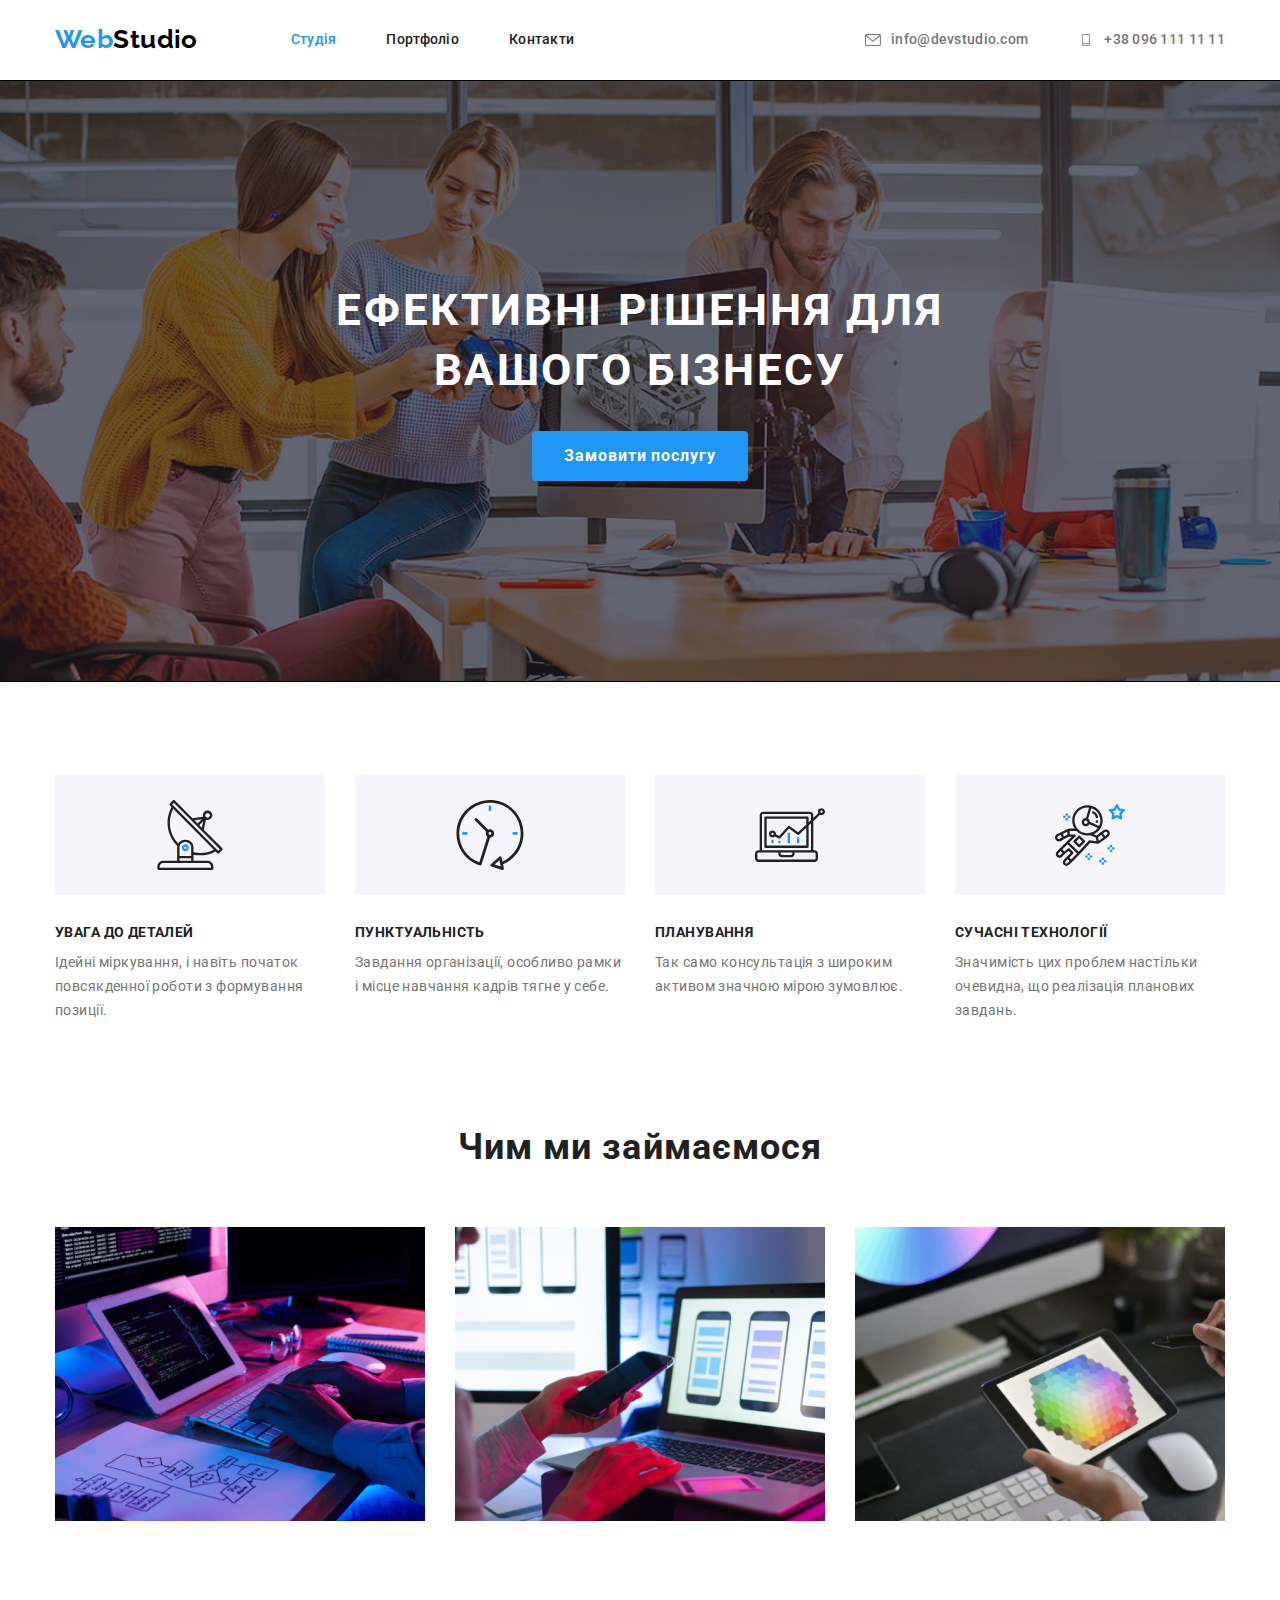
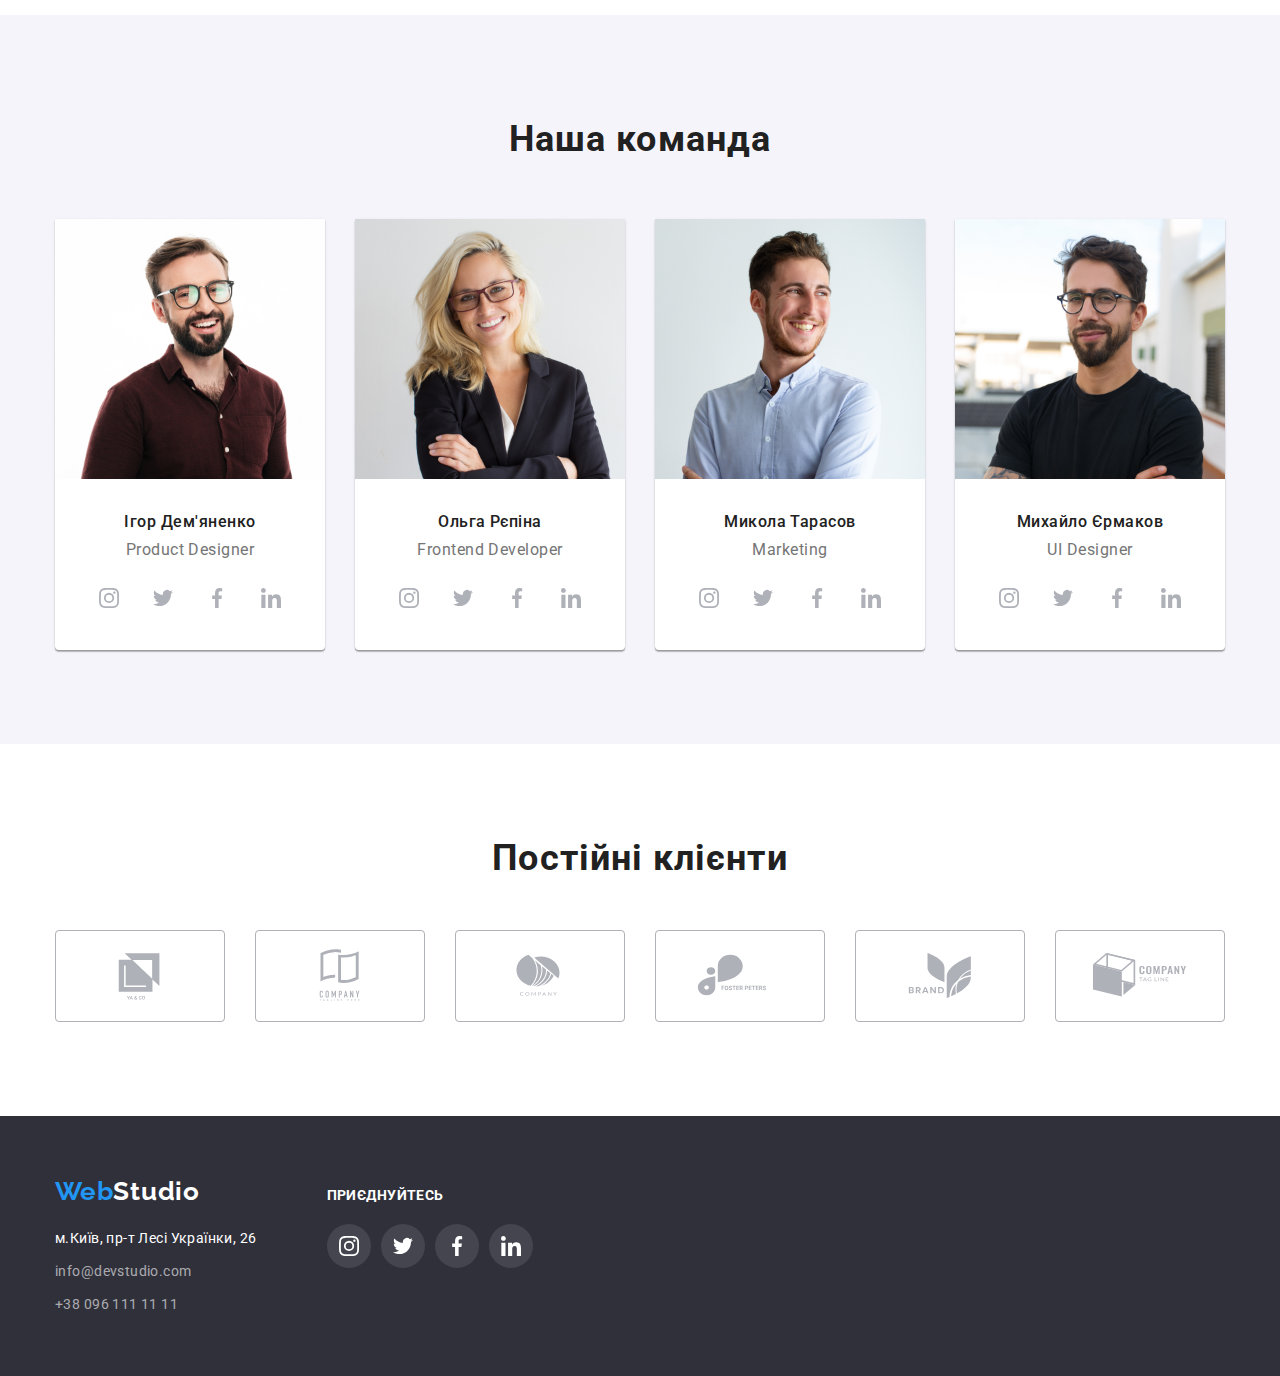
<file: index.html>
<!DOCTYPE html>
<html lang="uk">
  <head>
    <meta charset="UTF-8">
    <meta http-equiv="X-UA-Compatible" content="IE=edge">
    <meta name="viewport" content="width=device-width, initial-scale=1.0">
    <title>Студия</title>
    <link href="https://fonts.googleapis.com/css2?family=Raleway:wght@700&family=Roboto:wght@400;500;700;900&display=swap" rel="stylesheet">
    <link rel="stylesheet" href="https://cdnjs.cloudflare.com/ajax/libs/modern-normalize/1.1.0/modern-normalize.min.css">
    <link rel="stylesheet" href="./css/styles.css">
  </head>
  <body class="page">
    <header class="page-header">
      <div class="container main-nav">
        <nav class="main-nav">
          <a class="logo-link" href="./index.html">Web<span class="logo-header">Studio</span></a>
          <ul class="site-nav"> 
            <li class="item-nav"><a href="./index.html" class="link-nav current">Студія</a>
            <li class="item-nav"><a href="./portfolio.html" class="link-nav">Портфоліо</a>
            <li class="item-nav"><a href="" class="link-nav">Контакти</a>
          </ul>
        </nav>
        <ul class="info-nav">
          <li class="item-info">
            <a class="link-info" href="mailto:info@devstudio.com">
            <svg class="info-icon" width="16" height="12">
              <use href="./images/icons.svg#icon-envelope"></use>
            </svg>
            info@devstudio.com
            </a>
          </li>
          <li class="item-info">
            <a class="link-info" href="tel:+380961111111">
              <svg class="info-icon" width="16" height="12">
                <use href="./images/icons.svg#icon-smartphone"></use>
              </svg>
              +38 096 111 11 11
            </a>
            </li>
        </ul>
      </div>
    </header> 
    <main>
        <section class="hero">
          <div class="container">
            <h1 class="hero-title">Ефективні рішення для вашого бізнесу</h1>
          <button class="button primary" type="button">Замовити послугу</button>
          </div>
          </section>
     <section class="content">
      <div class="container">
        <h2 class="content-title visually-hidden">Особливості</h2>
        <ul class="content-subtitle">
          <li class="item icon-antenna">
            <h3 class="content-text">УВАГА ДО ДЕТАЛЕЙ</h3>
            <p class="title">
              Ідейні міркування, і навіть початок повсякденної роботи з
              формування позиції.
            </p>
          </li>
          <li class="item icon-clock">
            <h3 class="content-text">ПУНКТУАЛЬНІСТЬ</h3>
            <p class="title">
              Завдання організації, особливо рамки і місце навчання кадрів тягне
              у себе.
            </p>
          </li>
          <li class="item icon-diagram">
            <h3 class="content-text">ПЛАНУВАННЯ</h3>
            <p class="title">
              Так само консультація з широким активом значною мірою зумовлює.
            </p>
          </li>
          <li class="item icon-astronaut">
            <h3 class="content-text">СУЧАСНІ ТЕХНОЛОГІЇ</h3>
            <p class="title">
              Значимість цих проблем настільки очевидна, що реалізація планових
              завдань.
            </p>
          </li>
        </ul>
      </div>
      </section>
      <section class="section">
        <div class="container">
          <h2 class="section-title">Чим ми займаємося</h2>
          <ul class="section-uptitle">
            <li class="image-title">
              <img class="photo-title" src="./images/img.png" alt="Написання программи" width="370">
            </li>
            <li class="image-title">
              <img class="photo-title" src="./images/img2.png" alt="Тестування программи" width="370">
            </li>
            <li class="image-title">
              <img class="photo-title" src="./images/img3.png" alt="Стилізація проекту" width="370">
            </li>
          </ul>
        </div>
      </section>
      <section class="features">
        <div class="container">
          <h2 class="features-title">Наша команда</h2>
          <ul class="features-subtitle">
          <li class="features-uptitle">
            <img class="image-title" src="./images/Worker1.jpg" alt="Дизайнер" width="270">
            <div class="items-list">
            <h3 class="items">Ігор Дем'яненко</h3>
            <p class="text-title">Product Designer</p>
            <ul class="contact-soc-list">
              <li class="contact-soc-item">
                <a class="contact-soc-link" href="#">
                  <svg class="contact-soc-icon" width="20" height="20">
                    <use href="./images/icons.svg#icon-instagram"></use>
                  </svg>
                </a> 
              </li>
              <li class="contact-soc-item">
                <a class="contact-soc-link" href="#">
                  <svg class="contact-soc-icon" width="20" height="20">
                    <use href="./images/icons.svg#icon-twitter"></use>
                  </svg>
                </a> 
              </li>
              <li class="contact-soc-item">
                <a class="contact-soc-link" href="#">
                  <svg class="contact-soc-icon" width="20" height="20">
                    <use href="./images/icons.svg#icon-facebook"></use>
                  </svg>
                </a> 
              </li>
              <li class="contact-soc-item">
                <a class="contact-soc-link" href="#">
                  <svg class="contact-soc-icon" width="20" height="20">
                    <use href="./images/icons.svg#icon-linkedin"></use>
                  </svg>
                </a> 
              </li>
          </ul>
             </div>
           </li>
          <li class="features-uptitle">
            <img class="image-title" src="./images/Worker2.jpg" alt="Фронтенд Девелопер" width="270">
            <div class="items-list">
            <h3 class="items">Ольга Рєпіна</h3>
            <p class="text-title">Frontend Developer</p>
            <ul class="contact-soc-list">
              <li class="contact-soc-item">
                <a class="contact-soc-link" href="#">
                  <svg class="contact-soc-icon" width="20" height="20">
                    <use href="./images/icons.svg#icon-instagram"></use>
                  </svg>
                </a> 
              </li>
              <li class="contact-soc-item">
                <a class="contact-soc-link" href="#">
                  <svg class="contact-soc-icon" width="20" height="20">
                    <use href="./images/icons.svg#icon-twitter"></use>
                  </svg>
                </a> 
              </li>
              <li class="contact-soc-item">
                <a class="contact-soc-link" href="#">
                  <svg class="contact-soc-icon" width="20" height="20">
                    <use href="./images/icons.svg#icon-facebook"></use>
                  </svg>
                </a> 
              </li>
              <li class="contact-soc-item">
                <a class="contact-soc-link" href="#">
                  <svg class="contact-soc-icon" width="20" height="20">
                    <use href="./images/icons.svg#icon-linkedin"></use>
                  </svg>
                </a> 
              </li>
          </ul>
            </div>
          </li>
          <li class="features-uptitle">
            <img class="image-title" src="./images/Worker3.jpg" alt="Маркетолог" width="270">
             <div class="items-list">
            <h3 class="items">Микола Тарасов</h3>
            <p class="text-title">Marketing</p>
            <ul class="contact-soc-list">
              <li class="contact-soc-item">
                <a class="contact-soc-link" href="#">
                  <svg class="contact-soc-icon" width="20" height="20">
                    <use href="./images/icons.svg#icon-instagram"></use>
                  </svg>
                </a> 
              </li>
              <li class="contact-soc-item">
                <a class="contact-soc-link" href="https://www.instagram.com">
                  <svg class="contact-soc-icon" width="20" height="20">
                    <use href="./images/icons.svg#icon-twitter"></use>
                  </svg>
                </a> 
              </li>
              <li class="contact-soc-item">
                <a class="contact-soc-link" href="https://www.facebook.com">
                  <svg class="contact-soc-icon" width="20" height="20">
                    <use href="./images/icons.svg#icon-facebook"></use>
                  </svg>
                </a> 
              </li>
              <li class="contact-soc-item">
                <a class="contact-soc-link" href="https://ua.linkedin.com">
                  <svg class="contact-soc-icon" width="20" height="20">
                    <use href="./images/icons.svg#icon-linkedin"></use>
                  </svg>
                </a> 
              </li>
          </ul>
             </div>
          </li>
          <li class="features-uptitle">
            <img class="image-title" src="./images/Worker4.jpg" alt="Дизайнер" width="270">
            <div class="items-list">
            <h3 class="items">Михайло Єрмаков</h3>
            <p class="text-title">UI Designer</p>
            <ul class="contact-soc-list">
              <li class="contact-soc-item">
                <a class="contact-soc-link" href="#">
                  <svg class="contact-soc-icon" width="20" height="20">
                    <use href="./images/icons.svg#icon-instagram"></use>
                  </svg>
                </a> 
              </li>
              <li class="contact-soc-item">
                <a class="contact-soc-link" href="#">
                  <svg class="contact-soc-icon" width="20" height="20">
                    <use href="./images/icons.svg#icon-twitter"></use>
                  </svg>
                </a>
              </li>
              <li class="contact-soc-item">
                <a class="contact-soc-link" href="#">
                  <svg class="contact-soc-icon" width="20" height="20">
                    <use href="./images/icons.svg#icon-facebook"></use>
                  </svg>
                </a> 
              </li>
              <li class="contact-soc-item">
                <a class="contact-soc-link" href="#">
                  <svg class="contact-soc-icon" width="20" height="20">
                    <use href="./images/icons.svg#icon-linkedin"></use>
                  </svg>
                </a> 
              </li>
          </ul>
             </div>
          </li>  
      </section>
      <section class="company">
      <div class="container">
        <h2 class="client-company">Постійні клієнти</h2>
        <ul class="client-company-title">
          <li class="client-company-subtitle">
            <a class="client-company-uptitle" href="">
              <svg class="company-soc-icon" width="106" height="60">
                <use href="./images/icons.svg#icon-Logo"></use>
              </svg>
            </a>
          </li>
          <li class="client-company-subtitle">
            <a class="client-company-uptitle" href="">
              <svg class="company-soc-icon" width="106" height="60">
                <use href="./images/icons.svg#icon-Logo2"></use>
            </a>
          </li>
          <li class="client-company-subtitle">
            <a class="client-company-uptitle" href="">
              <svg class="company-soc-icon" width="106" height="60">
                <use href="./images/icons.svg#icon-Logo3"></use>
            </a>
          </li>
          <li class="client-company-subtitle">
            <a class="client-company-uptitle" href="">
              <svg class="company-soc-icon" width="106" height="60">
                <use href="./images/icons.svg#icon-Logo4"></use>
            </a>
          </li>
          <li class="client-company-subtitle">
            <a class="client-company-uptitle" href="">
              <svg class="company-soc-icon" width="106" height="60">
                <use href="./images/icons.svg#icon-Logo5"></use>
            </a>
          </li>
          <li class="client-company-subtitle">
            <a class="client-company-uptitle" href="">
              <svg class="company-soc-icon" width="106" height="60">
                <use href="./images/icons.svg#icon-Logo6"></use>
            </a>
          </li>
        </ul>
      </div>
    </section>
    </main>
    <footer class="contact">
      <div class="footer-container container">
        <div class="footer-logo">
        <a class="logo-link" href="/index.html">Web<span class="heder-link">Studio</span></a>
      <address class="contact-title">
        <ul class="contact-items">
          <li class="items-link"><a href ="https://goo.gl/maps/Gvzc5EcQdPs5S2Gj8" class="contact-subtitle">м.Київ, пр-т Лесі Українки, 26</a></li>
          <li class="items-link"><a href="mailto:info@devstudio.com" class="contact-uptitle">info@devstudio.com</a></li>
          <li class="items-link"><a href="tel:+380961111111" class="contact-uptitle">+38 096 111 11 11</a>
          </li>
        </ul>
      </address>
      </div>
        <div class="footer-soc-container">
          <p class="footer-subtitle">Приєднуйтесь</p>
          <ul class="footer-title">
            <li class="footer-uptitle">
            <a class="footer-uptitle-link" href="https://www.instagram.com">
               <svg class="footer-soc-icon" width="20" height="20">
                <use href="./images/icons.svg#icon-instagram"></use>
               </svg> 
            </a>
            </li>
            <li class="footer-uptitle">
              <a class="footer-uptitle-link" href="https://twitter.com">
                <svg class="footer-soc-icon" width="20" height="20">
                <use href="./images/icons.svg#icon-twitter"></use>
                </svg> 
              </a>
            </li>
            <li class="footer-uptitle">
              <a class="footer-uptitle-link" href="https://www.facebook.com">
                <svg class="footer-soc-icon" width="20" height="20">
                <use href="./images/icons.svg#icon-facebook"></use>
                </svg> 
              </a>
            </li>
            <li class="footer-uptitle">
              <a class="footer-uptitle-link" href="https://ua.linkedin.com">
                <svg class="footer-soc-icon" width="20" height="20">
                <use href="./images/icons.svg#icon-linkedin"></use>
                </svg> 
              </a>
            </li>
        </ul>
        </div>
      </div>
    </footer>
  </body>
</html>
</file>
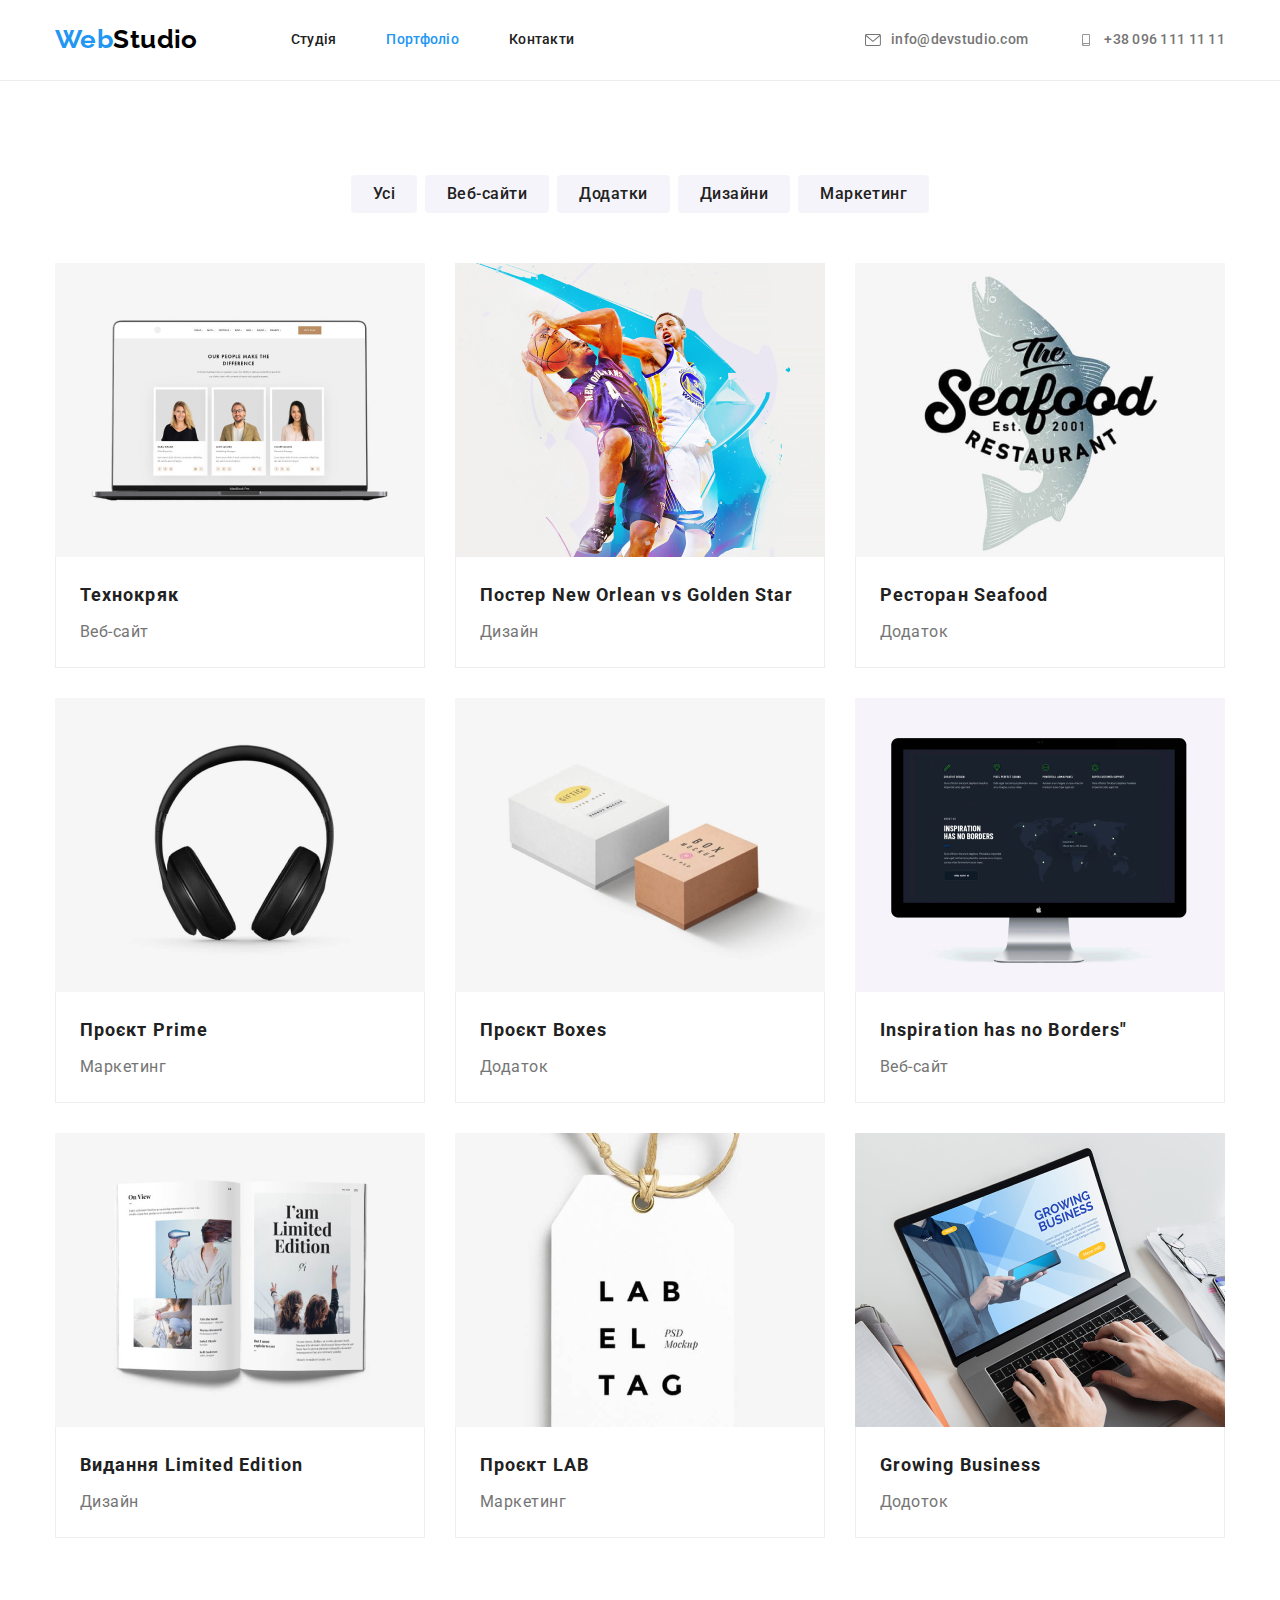
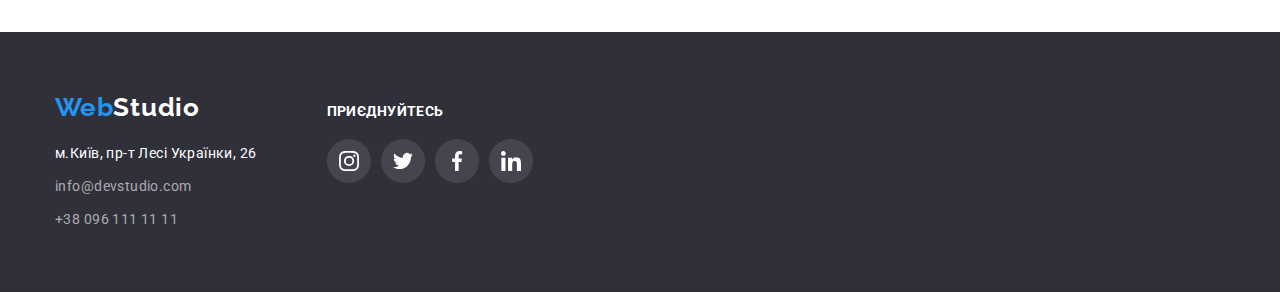
<file: portfolio.html>
<!DOCTYPE html>
<html lang="uk">
  <head>
    <meta charset="UTF-8">
    <meta http-equiv="X-UA-Compatible" content="IE=edge">
    <meta name="viewport" content="width=device-width, initial-scale=1.0">
    <title>Портфоліо</title>
    <link href="https://fonts.googleapis.com/css2?family=Raleway:wght@700&family=Roboto:wght@400;500;700;900&display=swap" rel="stylesheet">
    <link rel="stylesheet" href="https://cdnjs.cloudflare.com/ajax/libs/modern-normalize/1.1.0/modern-normalize.min.css">
    <link rel="stylesheet" href="./css/styles.css">
  </head>
  <body class="page">
    <header class="page-header">
        <div class="container main-nav">
          <nav class="main-nav">
            <a class="logo-link" href="./index.html">Web<span class="logo-header">Studio</span></a>
            <ul class="site-nav"> 
              <li class="item-nav"><a href="./index.html" class="link-nav">Студія</a>
              <li class="item-nav"><a href="./portfolio.html" class="link-nav current">Портфоліо</a>
              <li class="item-nav"><a href="" class="link-nav">Контакти</a>
            </ul>
          </nav>
          <ul class="info-nav">
            <li class="item-info">
              <a class="link-info" href="mailto:info@devstudio.com">
              <svg class="info-icon" width="16" height="12">
                <use href="./images/icons.svg#icon-envelope"></use>
              </svg>
              info@devstudio.com
              </a>
            </li>
            <li class="item-info">
              <a class="link-info" href="tel:+380961111111">
                <svg class="info-icon" width="16" height="12">
                  <use href="./images/icons.svg#icon-smartphone"></use>
                </svg>
                +38 096 111 11 11
              </a>
              </li>
          </ul>
        </div>
      </header> 
    <main>
        <section class="menu-btg">
            <div class="container">
            <h1 class="button-title visually-hidden">Меню сторінки</h1>
        <ul class="button-list">
            <li class="list-bth"><button class="button-second" type="button">Усі</button></li>
            <li class="list-bth"><button class="button-second" type="button">Веб-сайти</button></li>
            <li class="list-bth"><button class="button-second" type="button">Додатки</button></li>
            <li class="list-bth"><button class="button-second" type="button">Дизайни</button></li>
            <li class="list-bth"><button class="button-second" type="button">Маркетинг</button></li>
        </ul>
            <h2 hidden class="benefits">Контекстне меню сторінки</h2>
            <ul class="benefits-title">
                <li class="benefits-subtitle">
                    <a class="benefits-link" href="#">
                        <img class="image-benefits" src="./images/photo1.jpg" alt="Технокряк" width="370" height="294">
                        <div class="card-content">
                        <h3 class="benefits-items">Технокряк</h3>
                        <p class="benefits-uptitle">Веб-сайт</p>
                    </div>
                    </a>
                </li>
                <li class="benefits-subtitle">
                    <a class="benefits-link" href="#">
                        <img class="image-benefits" src="./images/photo2.jpg" alt="Постер New Orlean vs Golden Star" width="370" height="294">
                        <div class="card-content">
                        <h3 class="benefits-items">Постер New Orlean vs Golden Star</h3>
                        <p class="benefits-uptitle">Дизайн</p>
                        </div>
                    </a>
                </li>
                <li class="benefits-subtitle">
                    <a class="benefits-link" href="#">
                        <img class="image-benefits" src="./images/photo3.jpg" alt="Ресторан Seafood" width="370" height="294">
                        <div class="card-content">
                        <h3 class="benefits-items">Ресторан Seafood</h3>
                        <p class="benefits-uptitle">Додаток</p>
                        </div>
                    </a>
                </li>
                <li class="benefits-subtitle">
                    <a class="benefits-link" href="#">
                        <img class="image-benefits" src="./images/photo4.jpg" alt="Проєкт Prime" width="370" height="294">
                        <div class="card-content">
                        <h3 class="benefits-items">Проєкт Prime</h3>
                        <p class="benefits-uptitle">Маркетинг</p>
                        </div>
                    </a>    
                </li>
                <li class="benefits-subtitle">
                    <a class="benefits-link" href="#">
                        <img class="image-benefits" src="./images/photo5.jpg" alt="Проєкт Boxes" width="370" height="294">
                        <div class="card-content">
                        <h3 class="benefits-items">Проєкт Boxes</h3>
                        <p class="benefits-uptitle">Додаток</p>
                        </div>
                    </a>    
                </li>
                <li class="benefits-subtitle">
                    <a class="benefits-link" href="#">
                        <img class="image-benefits" src="./images/photo6.jpg" alt="Inspiration has no Borders" width="370" height="294">
                        <div class="card-content">
                        <h3 class="benefits-items">Inspiration has no Borders"</h3>
                        <p class="benefits-uptitle">Веб-сайт</p>
                        </div>
                    </a>
                </li>
                <li class="benefits-subtitle">
                    <a class="benefits-link" href ="#">
                        <img class="image-benefits" src="./images/photo7.jpg" alt="Видання Limited Edition" width="370" height="294">
                        <div class="card-content">
                        <h3 class="benefits-items">Видання Limited Edition</h3>
                        <p class="benefits-uptitle">Дизайн</p>
                        </div>
                    </a>
                </li>
                <li class="benefits-subtitle">
                    <a class="benefits-link" href="#">
                        <img class="image-benefits" src="./images/photo8.jpg" alt="Проєкт LAB" width="370" height="294">
                        <div class="card-content">
                        <h3 class="benefits-items">Проєкт LAB</h3>
                        <p class="benefits-uptitle">Маркетинг</p>
                        </div>
                    </a>
                </li>
                <li class="benefits-subtitle">
                    <a class="benefits-link" href="#">
                        <img class="image-benefits" src="./images/photo9.jpg" alt="Growing Business" width="370" height="294">
                        <div class="card-content">
                        <h3 class="benefits-items">Growing Business</h3>
                        <p class="benefits-uptitle">Додоток</p>
                        </div>
                    </a>
                </li>
            </ul>
        </div>
        </section>
    </main>
    <footer class="contact">
        <div class="footer-container container">
          <div class="footer-logo">
          <a class="logo-link" href="/index.html">Web<span class="heder-link">Studio</span></a>
        <address class="contact-title">
          <ul class="contact-items">
            <li class="items-link"><a href ="https://goo.gl/maps/Gvzc5EcQdPs5S2Gj8" class="contact-subtitle">м.Київ, пр-т Лесі Українки, 26</a></li>
            <li class="items-link"><a href="mailto:info@devstudio.com" class="contact-uptitle">info@devstudio.com</a></li>
            <li class="items-link"><a href="tel:+380961111111" class="contact-uptitle">+38 096 111 11 11</a>
            </li>
          </ul>
        </address>
        </div>
          <div class="footer-soc-container">
            <span class="footer-subtitle">Приєднуйтесь</span>
            <ul class="footer-title">
              <li class="footer-uptitle">
              <a class="footer-uptitle-link" href="https://www.instagram.com">
                 <svg class="footer-soc-icon" width="20" height="20">
                  <use href="./images/icons.svg#icon-instagram"></use>
                 </svg> 
              </a>
              </li>
              <li class="footer-uptitle">
                <a class="footer-uptitle-link" href="https://twitter.com/?lang=ru">
                  <svg class="footer-soc-icon" width="20" height="20">
                  <use href="./images/icons.svg#icon-twitter"></use>
                  </svg> 
                </a>
              </li>
              <li class="footer-uptitle">
                <a class="footer-uptitle-link" href="https://www.facebook.com">
                  <svg class="footer-soc-icon" width="20" height="20">
                  <use href="./images/icons.svg#icon-facebook"></use>
                  </svg> 
                </a>
              </li>
              <li class="footer-uptitle">
                <a class="footer-uptitle-link" href="https://www.linkedin.com">
                  <svg class="footer-soc-icon" width="20" height="20">
                  <use href="./images/icons.svg#icon-linkedin"></use>
                  </svg> 
                </a>
              </li>
          </ul>
          </div>
        </div>
      </footer>
    </body>
  </html>
</file>
<file: css/styles.css>
:root {
    --primary-text-color: #212121;
    --title-text-color: #2196F3;
    --accent-text-color: #757575;
    --primary-bck-color: #F5F5F5;
    --button-fons-color: #188CE8;
    --white-fons-color: #FFFFFF;
    --white-second-color: #F5F4FA;
    --black-fons-color: #2F303A;
    --logo-text-color: #000000;
    --card-content: #EEEEEE;
    --color-fon-icon: #F5F4FA;
    --border-fon-heder: #ECECEC;
    --border-line: #AFB1B8;
    --footer-soc-link: rgba(255, 255, 255, 0.1);
}
/**------CSS для сторінки СТУДІЯ---------*/
.page {
    margin: 0;
    font-family: 'Roboto', sans-serif;
    background-color: var(--white-fons-color);
    font-size: 14px;
    color: var(--primary-text-color);
    letter-spacing: 0.03em;
    }
/**-------*Прибрати всі списки*/
/** Сброс марджинов для загаловков и тектовых блоков */
h1,
h2,
h3,
h4,
h5,
h6,
p {
	margin: 0;
    padding-top: 0;
}
ul {
    padding: 0;
    margin: 0;
    list-style: none;
}
a {
    text-decoration: none;
}
.visually-hidden {
    position: absolute;
    width: 1px;
    height: 1px;
    margin: -1px;
    border: 0;
    padding: 0;
    white-space: nowrap;
    clip-path: inset(100%);
    clip: rect(0 0 0 0);
    overflow: hidden;
  }
.container {
    padding-left: 15px;
    padding-right: 15px;
    margin: 0 auto;
    width: 1200px;
    }
.page-header {
    background-color: var(--white-fons-color);
    }
    .page .page-header {
        border-bottom: 1px solid var(--border-fon-heder);
    }
.main-nav {
    display: flex;
    align-items: center;
    }
/**-------------Logo link color*/
.logo-link {
    padding-top :24px;
    padding-bottom: 25px;
    font-family: 'Raleway';
    font-weight: 700;
    font-size: 26px;
    line-height: 1.14;
    color: var(--title-text-color);
}
.logo-header {
    font-family: 'Raleway';
    font-weight: 700;
    font-size: 26px;
    line-height: 1.14; 
    color: var(--logo-text-color);
}
/**-------------------FLEX меню шапки**/
.site-nav {
    display: flex;
    margin-left: 93px;
}
.site-nav .item-nav + .item-nav {
     margin-left: 50px;
}
.site-nav .link-nav {
    padding-top: 32px;
    padding-bottom: 32px;
}
/*.site-nav .item-nav + .item-nav {
    margin-left: 40px;
}*/
/**---------------Site nav color*/
.site-nav .link-nav {
    display: block;
    font-weight: 500;
    font-size: 14px;
    line-height: 1.14;
    letter-spacing: 0.02em;
    color: var(--primary-text-color);
}
.site-nav .link-nav:hover,
.site-nav .link-nav:focus {
    color: var(--title-text-color);
}
.site-nav .link-nav.current {
    color: var(--title-text-color);
}

/**-------------------FLEX + icon phone**/
.info-nav {
   display: flex;
   margin-left: auto;
}
.link-info {
    display: flex;
    text-decoration: none;
    align-items: center;
    justify-content: center;
    gap: 10px;
}
.info-icon {
    fill: var(--accent-text-color);
    fill: currentColor;
}
/*.link-info::before {
    display: block;
    content: "";
    height: 16px;
    width: 12px;
    background-image: url("../images/envelope.svg");
    background-size: contain;
    background-repeat: no-repeat;
    background-position: center;
}*/

.info-nav .item-info + .item-info {
    margin-left: 50px;
}
.info-nav .link-info {
    padding-top: 32px;
    padding-bottom: 32px;
}
.info-nav .link-info {
    display: flex;
    font-weight: 500;
    font-size: 14px;
    line-height: 1.14;
    letter-spacing: 0.02em;
    color: var(--accent-text-color);
}
.info-nav .link-info:hover,
.info-nav .link-info:focus .info-icon {
    color: var(--title-text-color);
}
.info-nav .link-info:hover,
.info-nav .link-info:focus {
    color: var(--title-text-color);
}
/**---------------------Hero*/
.hero {
    max-width: 1600px;
    height: 600px;
    margin-left: auto;
    margin-right: auto;
    padding: 200px 0;
    text-align: center;
    outline: 1px solid black;
    background-image: linear-gradient(
        to right, 
        rgba(47, 48, 58, 0.4), 
        rgba(47, 48, 58, 0.4)), 
        url("../images/header.jpg");
        background-repeat: no-repeat;
        background-position: center;
        background-size: cover;
        background-color: var(--black-fons-color);
}
.hero-title {
    width: 696px;
    margin: 0 auto;
    margin-bottom: 30px;
    font-size: 44px;
    line-height: 1.36;
    letter-spacing: 0.06em;
    text-transform: uppercase;
    color: var(--white-fons-color);
}
/**------------------------Кнопка heder*/
button {
    font-family: inherit;
    border: none;
}
.button {
    display: inline-block;
    padding: 10px 32px;
    border-radius: 4px;
    min-width: 216px;
    font-weight: 700;
    font-size: 16px;
    line-height: 1.87;
    letter-spacing: 0.06em;
    color: var(--white-fons-color);
    background-color: var(--primary-bck-color);
    cursor: pointer;
}
.button.primary {
    color: var(--white-fons-color);
    background-color: var(--title-text-color);
}
.button.primary:hover,
.button.primary:active {
    background-color: var(--button-fons-color);
}
/**-------------content-title Особливості*/
.content {
    padding-top: 94px;
    padding-bottom: 94px;
}
.content-title {

}
.content-subtitle {
    justify-content: center;
    display: flex;
    gap: 30px;
}
.item {
    flex-basis: calc((100% - 90px) / 4);
}
.item::before {
    margin-bottom: 30px;
    display: block;
    content: "";
    height: 120px;
    background-size: 70px;
    background-repeat: no-repeat;
    background-position: center;
    background-color: var(--color-fon-icon);
}
.icon-antenna::before {
background-image: url("../images/antenna.svg");
}
.icon-clock::before {
background-image: url("../images/clock.svg");
}
.icon-diagram::before {
background-image: url("../images/diagram.svg");
}
.icon-astronaut::before {
background-image: url("../images/astronaut.svg");
}
.content-text {
    margin-bottom: 10px;
    font-size: 14px;
    line-height: 1.14;
    letter-spacing: 0.03em;
    text-transform: uppercase;
    color: var(--primary-text-color);
}
.content-subtitle .title {
    line-height: 1.71;
    letter-spacing: 0.03em;
    color: var(--accent-text-color);
}
/**--------section-title Чим ми займаємось*/
.section {
    padding-bottom: 94px;
}
.section-title {
    margin-bottom: 50px;
    font-size: 36px;
    line-height: 1.67;
    letter-spacing: 0.03em;
    text-align: center;
    color: var(--primary-text-color);
}
.section-uptitle {
    display: flex;
    gap: 30px;
}
.photo-title {
    display: block;
    max-width: 100%;
    height: auto;
}
/*.image-title {
    display: block;
    max-width: 100%;
    height: auto;
}*/
.section-title .image-title {
    flex-basis: calc((100% - 90px) / 4);
}
/**-------------Features-title Наша команда*/
.features {
    text-align: center;
    padding-top: 94px;
    padding-bottom: 94px;
    background-color: var(--white-second-color);
}
.features-title {
    margin-bottom: 50px;
    font-size: 36px;
    line-height: 1.67;
    letter-spacing: 0.03em;
    text-align: center;
    color: var(--primary-text-color);
}
.features-subtitle .benefits-uptitle {
    flex-basis: calc((100% - 90px) / 4);
}
.items-list {
    text-align: center;
    padding-top: 30px;
    padding-bottom: 30px;
}
.items {
    margin-bottom: 10px;
}
.text-title {
    margin-bottom: 16px;
}
.features-subtitle {
    display: flex;
    justify-content: center;
    gap: 30px;
}
.features-uptitle {
    background-color: var(--white-fons-color);
    border-radius: 0px 0px 4px 4px;
    box-shadow: 0px 1px 3px rgba(0, 0, 0, 0.12), 0px 1px 1px rgba(0, 0, 0, 0.14), 0px 2px 1px rgba(0, 0, 0, 0.2);
}
.features-subtitle .items {
    font-weight: 500;
    font-size: 16px;
    line-height: 1.19;
    text-align: center;
    letter-spacing: 0.03em;
    color: var(--primary-text-color);
}
.features-subtitle .text-title {
    font-size: 16px;
    text-align: center;
    line-height: 1.18;
    letter-spacing: 0.03em;
    color: var(--accent-text-color);
}
/**Список соцмереж в секції Наша команда**/
.contact-soc-list {
    display: flex;
    justify-content: center;
    gap: 10px;
    }
.contact-soc-item {
    
    }
.contact-soc-link {
    cursor: pointer;
    width: 44px;
    height: 44px;
    background-color: var(--white-fons-color);
    display: flex;
    border-radius: 50%;
    align-items: center;
    justify-content: center;
    }
.contact-soc-icon {
    fill: var(--border-line);
    }
.contact-soc-link:hover,
.contact-soc-link:focus {
    background-color: var(--title-text-color);
    }
.contact-soc-link:hover .contact-soc-icon {
    fill: var(--white-fons-color);
}
.contact-soc-link:focus .contact-soc-icon {
    fill: var(--white-fons-color);
}
    /*.link {
        display: inline-block;
        margin-top: 16px;
        width: 44px;
        height: 44px;
        background-color: var(--white-fons-color)
        background-size: 20px;
        background-repeat: no-repeat;
        background-position: center;
        border-radius: 50%;
    }
    .instagram {
        background-image: url("../images/instagram.svg");
    }
    .twitter {
        background-image: url("../images/twitter.svg");
    }
    .facebook {
        background-image: url("../images/facebook.svg");
    }
    .linkidin {
        background-image: url("../images/linkedin.svg");
    }*/
    .company {
        text-align: center;
        padding-top: 94px;
        padding-bottom: 94px;
    }
    .client-company {
        margin-bottom: 50px;
        font-weight: 700;
        font-size: 36px;
        line-height: 1.16;
        text-align: center;
        letter-spacing: 0.03em;
        color: var(--primary-text-color);
    }
    .client-company-title {
        display: flex;
        justify-content: center;
        gap: 30px;
    }
    .client-company-uptitle {
        width: 170px;
        height: 92px;
        border: 1px solid var(--border-line);
        border-radius: 4px;
        display: flex;
        align-items: center;
        justify-content: center;
        background-color: var(--white-fons-color);
        color: var(--border-line);
    }
    .company-soc-icon {
        width: 106px;
        height: 60px;
        fill: currentColor;
    }
    /*.company-soc-icon:hover,
    .company-soc-icon:focus {
        fill: var(--title-text-color);
    }*/
    .client-company-uptitle:hover,
    .client-company-uptitle:focus .company-soc-icon {
        border-color: var(--title-text-color);
        color: var(--title-text-color);
    }
/**----------------Footer Подвал*/
.contact {
    padding-top: 60px;
    padding-bottom: 60px;
    background-color: var(--black-fons-color);
}
.heder-link {
    font-family: 'Raleway';
    font-style: normal;
    font-size: 26px;
    line-height: 1.19;
    letter-spacing: 0.03em;
    text-align: center;
    color: var(--white-fons-color);
}
.contact-title {
    margin-top: 20px;;
}
.contact-subtitle {
    line-height: 1.71;
    letter-spacing: 0.03em;
    color: var(--white-fons-color);
}
.contact-uptitle {
    line-height: 1.71;
    letter-spacing: 0.03em;
    color: rgba(255, 255, 255, 0.6);
}
.contact-items .contact-uptitle:hover,
.contact-items .contact-uptitle:focus {
    color: var(--title-text-color);
}
.items-link:not(:last-child) {
    margin-bottom: 9px;
} 
/**-------------ICON-FOOTER-------------**/
.footer-container {
    align-items: baseline;
    display: flex;
}
.footer-soc-title {
   
}
.footer-title {
  display: flex;
  gap: 10px;
}
.footer-soc-container {
  margin-left: 70px;
}
.footer-subtitle {
    margin-bottom: 20px;
    display: flex;
    font-weight: 700;
    font-size: 14px;
    font-style: normal;
    line-height: 1.14;
    letter-spacing: 0.03em;
    text-transform: uppercase;
    color: var(--white-fons-color);
}
.footer-uptitle {

}
.footer-uptitle-link {
    cursor: pointer;
    width: 44px;
    height: 44px;
    display: flex;
    border-radius: 50%;
    justify-content: center;
    background: var(--footer-soc-link);
    align-items: center;
}
.footer-soc-icon {
    fill: var(--white-fons-color);
}
.footer-uptitle-link:hover,
.footer-uptitle-link:focus {
    background-color: var(--title-text-color);
}
/**-------------Прибираємо курсив Подвал*/
a {
    font-style: normal;
}
/**------CSS для сторінки ПОРТФОЛІО---------*/

/*За макето #F5F5F5 а насправді #FFFFFF*/
.menu-btg {
    padding-top: 94px;
    padding-bottom: 94px;
}
/**-------------Список моя сторінка*/
.button-title {

}
.button-list {
     display: flex;
     justify-content: center;
     margin-bottom: 50px;
}
.button-list .list-bth + .list-bth {
    margin-left: 8px;
}
.button-second {
    cursor: pointer;
    display: block;
    padding: 6px 22px;
    font-weight: 500;
    font-size: 16px;
    line-height: 1.62;
    letter-spacing: 0.03em;
    border-radius: 4px;
    color: var(--primary-text-color);
    background-color: var(--white-second-color);
} 
.button-second:hover,
.button-second:active,
.button-second:focus {
    color: var(--white-fons-color);
    background-color: var(--title-text-color);
    box-shadow: 0px 3px 1px rgba(0, 0, 0, 0.1), 
    0px 1px 2px rgba(0, 0, 0, 0.08), 
    0px 2px 2px rgba(0, 0, 0, 0.12);
}
/*.button-second:focus {
    color: var(--button-fons-color);
    background-color: var(--title-text-color);
}*/
/**---------Список Контекстне меню*/
.benefits {

}
.benefits-title {
    display: flex;
    flex-wrap: wrap;
    gap: 30px;
}
.image-benefits {
    display: block;
    max-width: 100%;
    height: auto;
}
.benefits-title .benefits-subtitle {
    display: flex;
    width: calc((100% - 60px) / 3);
    background-color: var(--white-fons-color);
}
/*.benefits-title .benefits-subtitle:nth-child(3n) {
    margin-right: 30px;
}*/
/*.benefits-title .benefits-subtitle + .benefits-subtitle {
    margin-left: 30px;
    margin-bottom: 30px;
}*/
.benefits-items {
    margin-bottom: 4px;
    font-size: 18px;
    line-height: 2;
    letter-spacing: 0.06em;
    color: var(--primary-text-color);
}
/*.benefits-title .benefits-subtitle:not(:nth-last-child(-n + 3)) {
    margin-bottom: 30px;
}*/
.card-content {
    padding: 20px 24px;
    border: 1px solid var(--card-content);
    border-top: 0;
}
.benefits-uptitle {
    font-size: 16px;
    line-height: 1.87;
    letter-spacing: 0.03em;
    margin: 0;
    color: var(--accent-text-color);
}
.benefits-link:hover,
.benefits-link:focus
 {
    box-shadow: 0px 1px 1px 
    rgba(0, 0, 0, 0.12), 0px 4px 4px
    rgba(0, 0, 0, 0.06), 1px 4px 6px 
    rgba(0, 0, 0, 0.16);
}

/*Колір основного тексту сторінки #212121;*/


/*Другорядний колір тексту на сторінці #757575;*/


/*Білий колір #FFFFFF;*/


/*Акцент #2196F3;*/


/*Другорядний колір Футер сайту rgba(255, 255, 255, 0.6);*/
</file>
